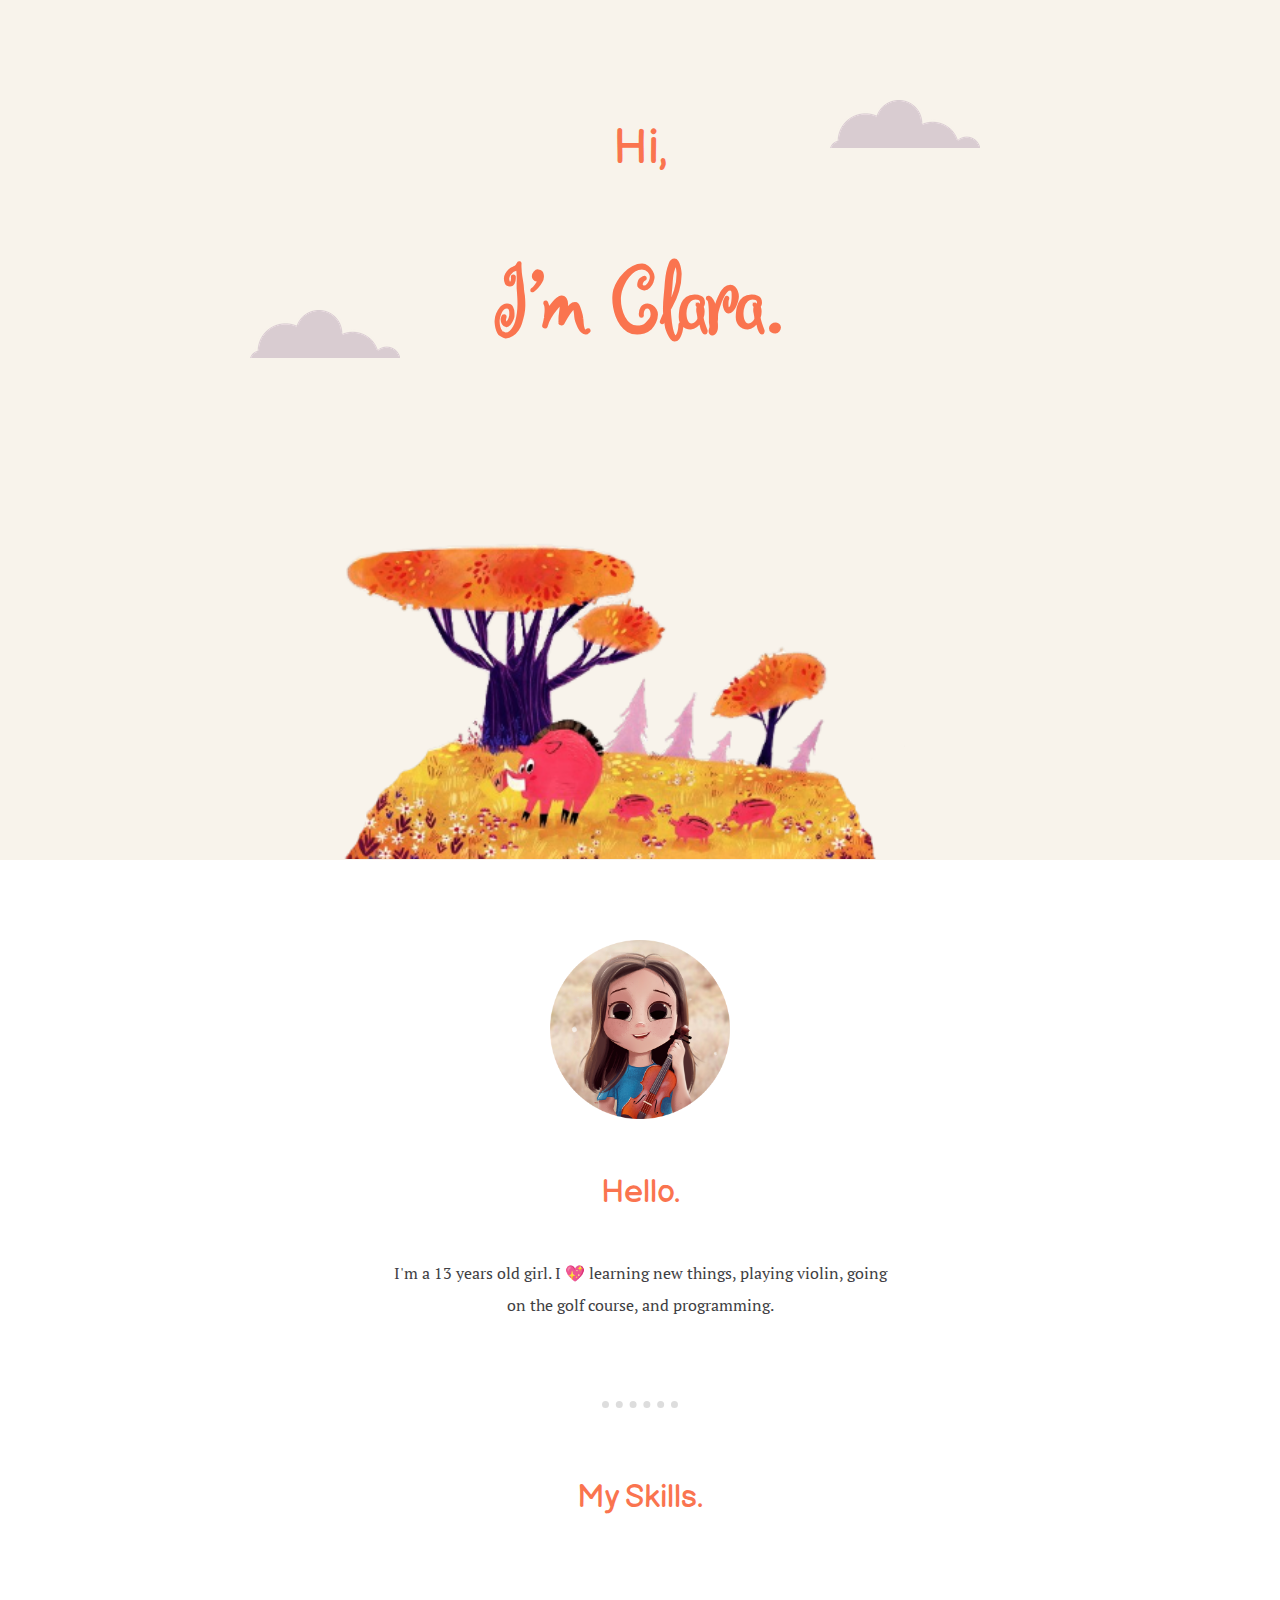
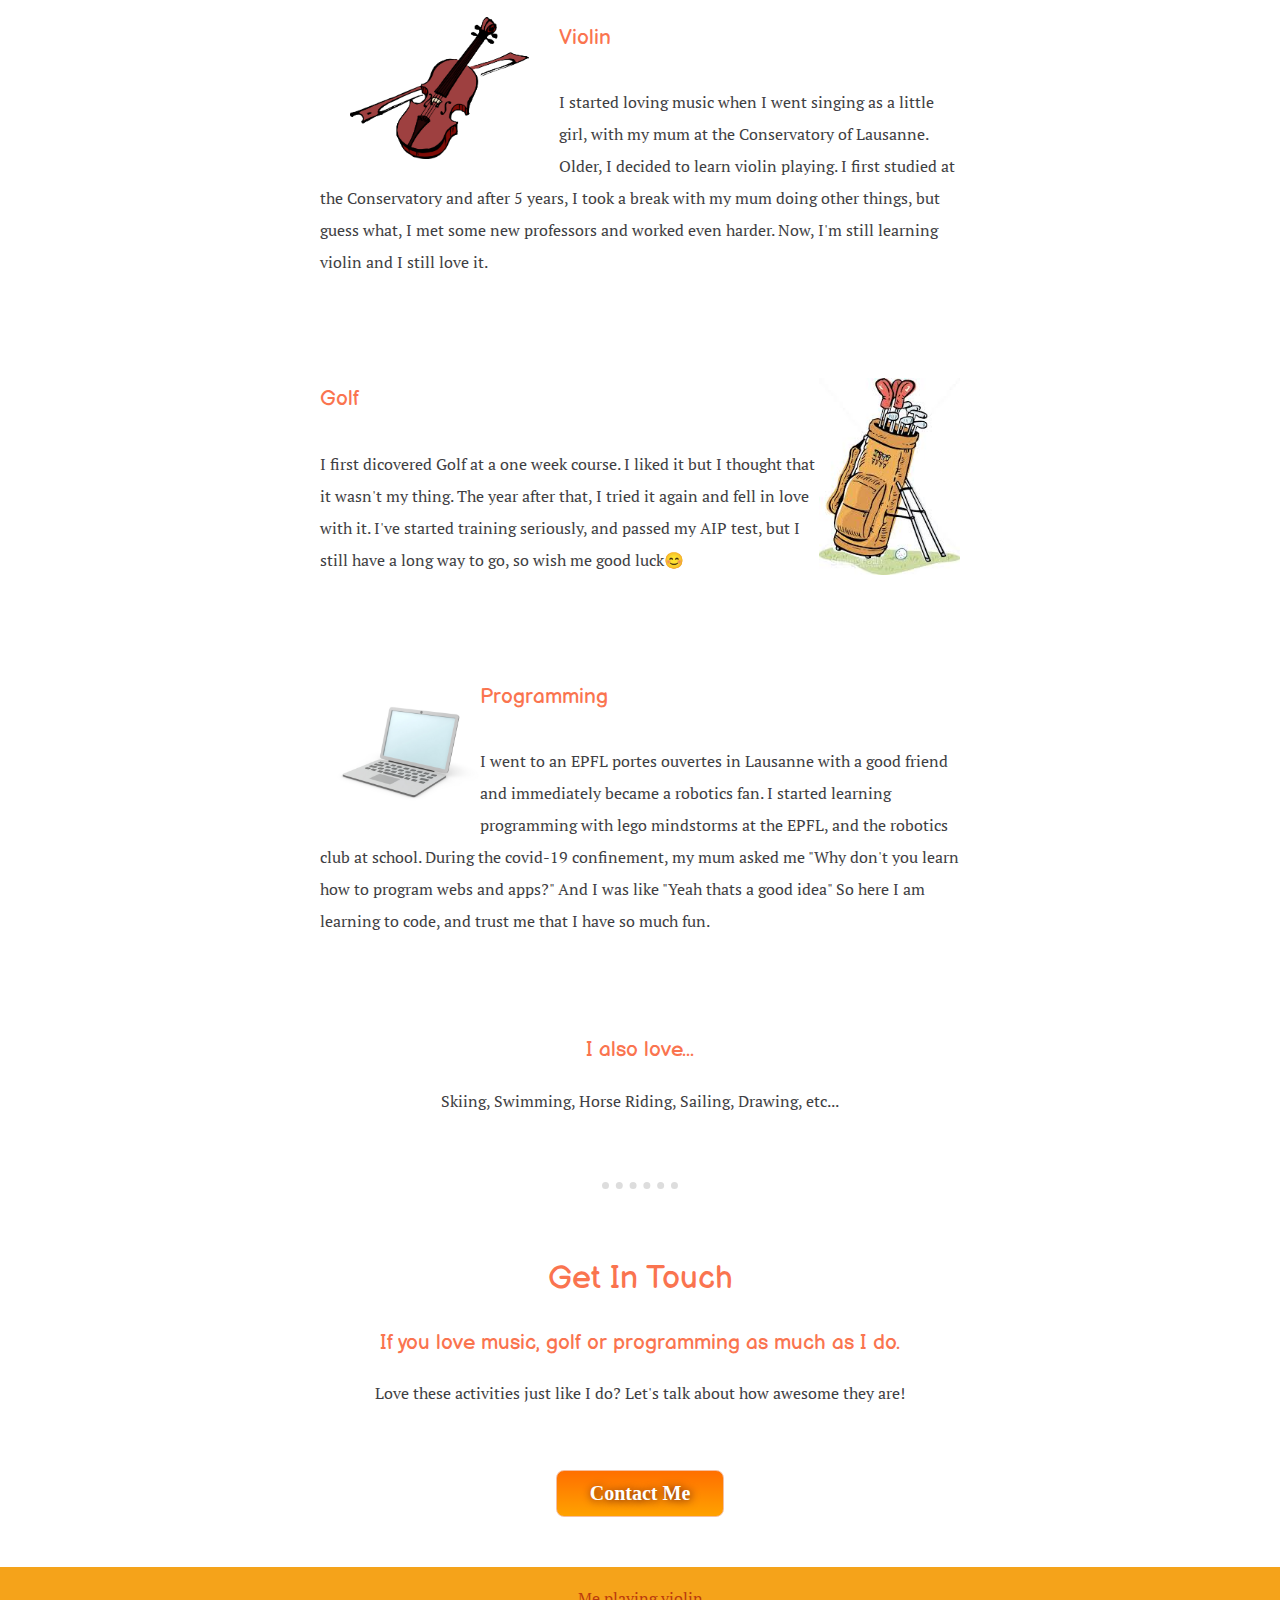
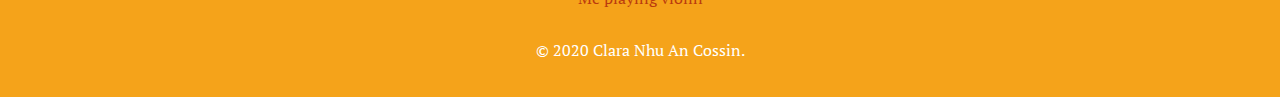
<file: index.html>
<!DOCTYPE html>
<html lang="en" dir="ltr">

<head>
  <meta charset="utf-8">
  <title>Clara Nhu An Cossin</title>
  <link rel="stylesheet" type="text/css" href="CSS/styles.css">
  <link rel="icon" href="favicon.ico">
  <link href="https://fonts.googleapis.com/css2?family=Balsamiq+Sans&family=PT+Serif&family=Ruge+Boogie&display=swap" rel="stylesheet">
</head>

<body>
  <div class="top-section">
    <img class="top-cloud" src="Images/cloud.png" alt="cloud">
    <div class="title">
      <h2>Hi,</h2>
      <h1><span class="im-clara">I'm Clara.</span></h1>
    </div>
    <img class="bottom-cloud" src="Images/cloud.png" alt="cloud">
    <img class="forest" src="Images/forest.png" alt="forest">
  </div>

  <div class="middle-section">
    <div class="profile">
      <img height="35%" width="35%"src="Images/vp.png" alt="My Profile picture">
      <h3>Hello.</h3>
      <p>I'm a 13 years old girl. I 💖 learning new things, playing violin, going on the golf course, and programming.</p>
    </div>
    <hr>
    <div class="skills">
      <h3>My Skills.</h3>
      <div class="skill-row">
        <img class="img1" src="Images/violin.png" alt="violin">
        <h4>Violin</h4>
        <p>
          I started loving music when I went singing as a little girl, with my
          mum at the Conservatory of Lausanne. Older, I decided to learn
          violin playing. I first studied at the Conservatory and after 5 years,
          I took a break with my mum doing other things, but guess what, I met some new
          professors and worked even harder. Now, I'm still learning
          violin and I still love it.
        </p>
      </div>
      <div class="skill-row">
        <img class="img2" src="Images/golf.jpg" alt="golf">
        <h4>Golf</h4>
        <p>
         I first dicovered Golf at a one week course. I liked it but I thought
         that it wasn't my thing. The year after that, I tried it again and
         fell in love with it. I've started training seriously, and passed my AIP
         test, but I still have a long way to go, so wish me good luck😊
        </p>
      </div>
      <div class="skill-row">
        <img class="img3" src="Images/computer.jpg" alt="computer" >
        <h4>Programming</h4>
        <p>
         I went to an EPFL portes ouvertes in Lausanne with a good friend and immediately
         became a robotics fan. I started learning programming with lego mindstorms
         at the EPFL, and the robotics club at school. During the covid-19 confinement,
         my mum asked me "Why don't you learn how to program webs and apps?"
         And I was like "Yeah thats a good idea" So here I am learning to code, and
         trust me that I have so much fun.
        </p>
      </div>
      <div class="skill-row-s">
        <h4>I also love...</h4>
        <p>Skiing, Swimming, Horse Riding, Sailing, Drawing, etc...</p>
      </div>
    </div>
    <hr>
    <div class="contact-me">
      <h3>Get In Touch</h3>
      <h4>If you love music, golf or programming as much as I do.</h4>
      <p>Love these activities just like I do? Let's talk about how awesome they are!</p>
      <a class="button" href="contact-me.html">Contact Me</a>
    </div>
  </div>


  <div class="bottom-section">
   <a class="footer-link" href="https://drive.google.com/file/d/1_zbTTxpHZyK24WKEGXQ1pcmgd0N1ClRC/view?usp=sharing">Me playing violin</a>
    <p class="©">© 2020 Clara Nhu An Cossin.</p>
  </div>

</body>

</html>
</file>
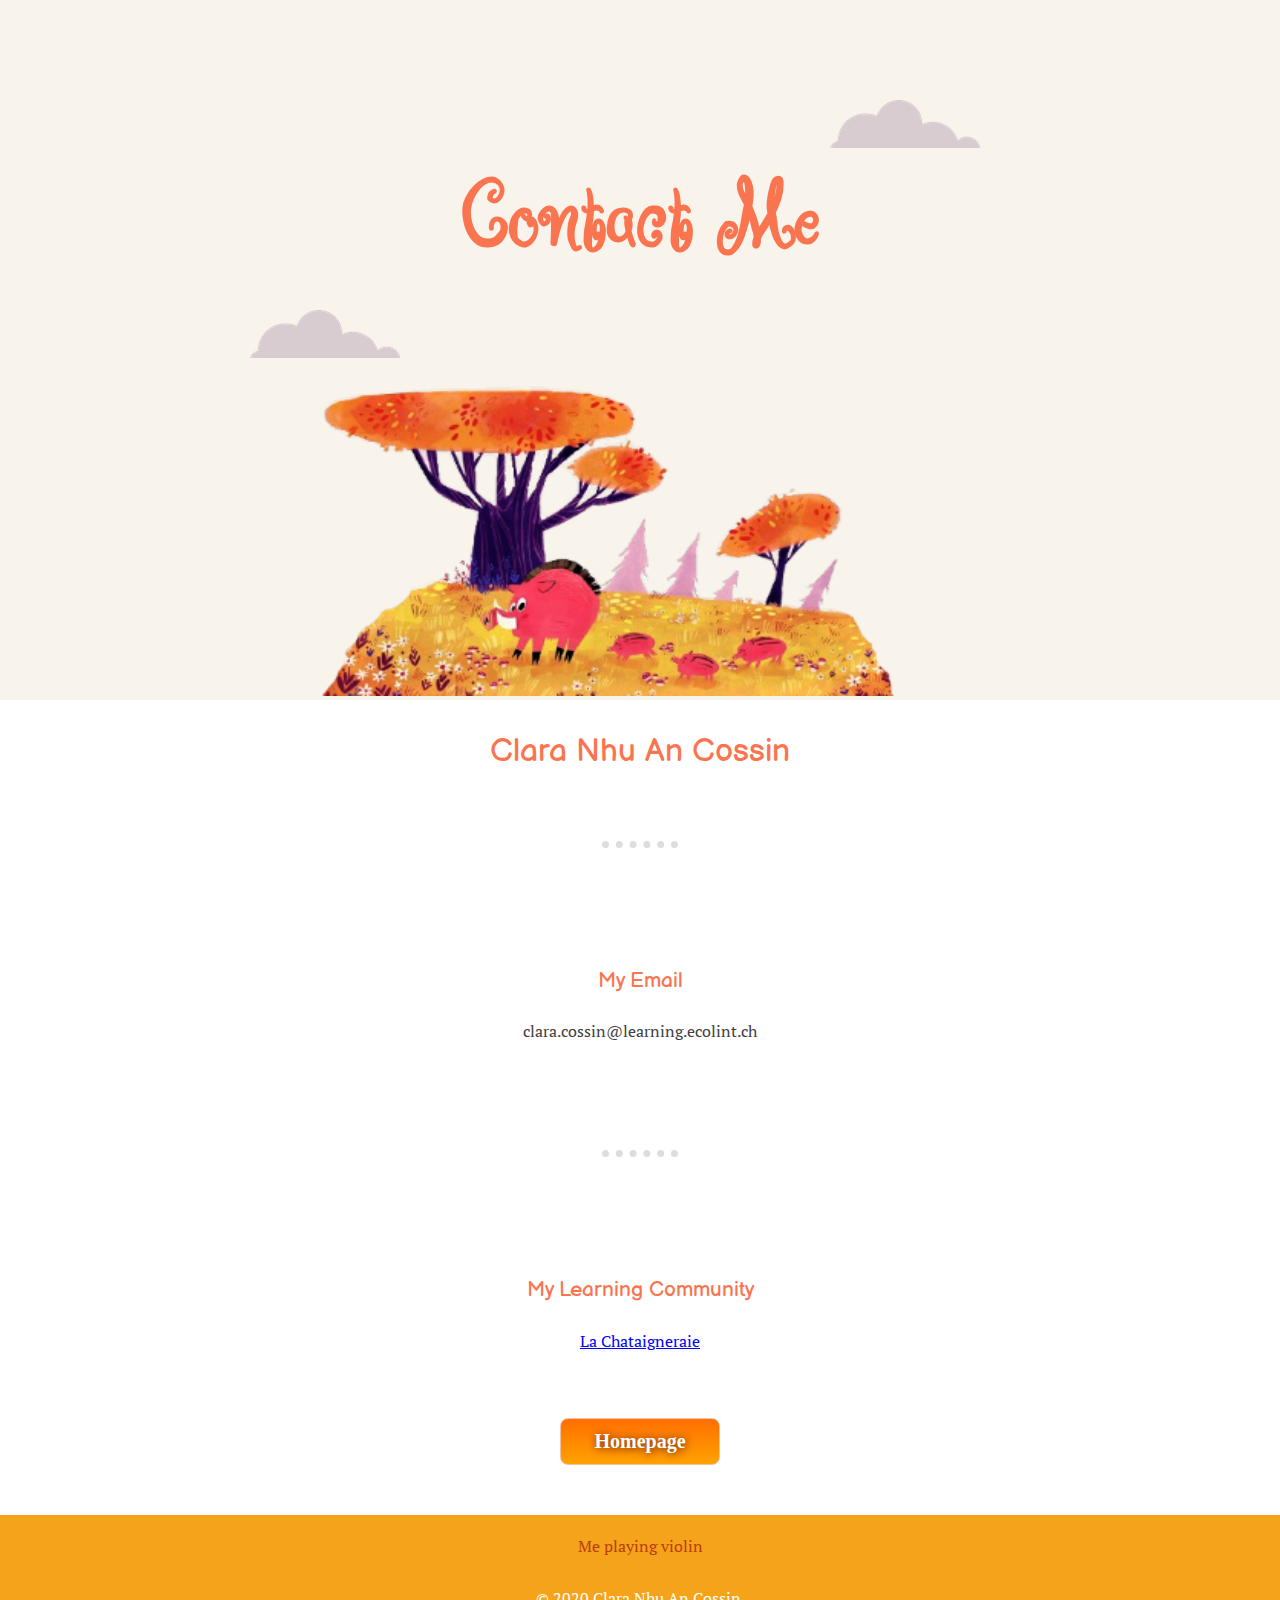
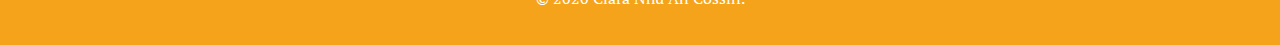
<file: contact-me.html>
<!DOCTYPE html>
<html lang="en" dir="ltr">

<head>
  <meta charset="utf-8">
  <title>Clara Nhu An Cossin</title>
  <link rel="stylesheet" type="text/css" href="CSS/styles.css">
  <link rel="icon" href="favicon.ico">
  <link href="https://fonts.googleapis.com/css2?family=Balsamiq+Sans&family=PT+Serif&family=Ruge+Boogie&display=swap" rel="stylesheet">
</head>

<body>
  <div class="contact">
    <img class="top-cloud" src="Images/cloud.png" alt="cloud">
    <span class="cm">
      <h1>Contact Me</h1>
    </span>
    <img class="bottom-cloud" src="Images/cloud.png" alt="cloud">
    <img class="cm-forest" src="Images/forest.png" alt="forest">
  </div>
  <h3>Clara Nhu An Cossin</h3>
  <hr>
  <br>
  <h4>My Email</h4>
  <p>clara.cossin@learning.ecolint.ch</p>
  <br>
  <hr>
  <br>
  <h4>My Learning Community</h4>
  <p><a class="chat" href="https://www.ecolint.ch/campus/la-chataigneraie">La Chataigneraie</a></p>
  <div class="homepage">
    <a class="button" href="index.html">Homepage</a>
  </div>
  <div class="bottom-section">
    <a class="footer-link" href="https://drive.google.com/file/d/1_zbTTxpHZyK24WKEGXQ1pcmgd0N1ClRC/view?usp=sharing">Me playing violin</a>
    <p class="©">© 2020 Clara Nhu An Cossin.</p>
  </div>
  </div>
</body>

</html>
</file>
<file: CSS/styles.css>
/************************TAG SELECTORS*********************/
a {
  color: #bb3b0e;
}

body {
  margin: 0;
  text-align: center;
  font-family: 'PT Serif', serif;
  color: #3f3f44
}

hr {
  border-color: #dddddd;
  border-width: 7px;
  border-style: dotted none none;
  margin: 70px auto 70px auto;
  width: 6%;
}

h1 {
  margin-top: 0;
  padding: 30px;
  font-family: 'Ruge Boogie', cursive;
  font-size: 6rem;
  color: #fa744f;
}

h2 {
  margin-top: 0;
  font-size: 3rem;
  font-family: 'Balsamiq Sans', cursive;
  color: #fa744f;
  font-weight: normal;
}

h3 {
  font-size: 2rem;
  font-family: 'Balsamiq Sans', cursive;
  color: #fa744f;
  font-weight: normal;
}

h4 {
  font-size: 1.3rem;
  font-family: 'Balsamiq Sans', cursive;
  color: #fa744f;
  font-weight: normal;
}

/************************CLASS SELECTORS*********************/
.bottom-cloud {
  position: absolute;
  top: 310px;
  left: 250px;
}

.bottom-section {
  background-color: #f5a31a;
  height: 130px;
  margin: 0;
}

.button {
  margin: 50px auto 50px auto;
    display: inline-block;
    text-align: center;
    vertical-align: middle;
    padding: 11px 33px;
    border: 1px solid #f5bfa1;
    border-radius: 8px;
    background: #ff6f00;
    background: -webkit-gradient(linear, left top, left bottom, from(#ff6f00), to(#ffa200));
    background: -moz-linear-gradient(top, #ff6f00, #ffa200);
    background: linear-gradient(to bottom, #ff6f00, #ffa200);
    -webkit-box-shadow: #ff6f00 0px 0px 0px 0px;
    -moz-box-shadow: #ff6f00 0px 0px 0px 0px;
    box-shadow: #ff6f00 0px 0px 0px 0px;
    text-shadow: #591717 1px 1px 8px;
    font: normal normal bold 20px trebuchet ms;
    color: #ffffff;
    text-decoration: none;
}
.button:hover,
.button:focus {
    background: #ff8500;
    background: -webkit-gradient(linear, left top, left bottom, from(#ff8500), to(#ffc200));
    background: -moz-linear-gradient(top, #ff8500, #ffc200);
    background: linear-gradient(to bottom, #ff8500, #ffc200);
    color: #ffffff;
    text-decoration: none;
}
.button:active {
    background: #994300;
    background: -webkit-gradient(linear, left top, left bottom, from(#994300), to(#ffa200));
    background: -moz-linear-gradient(top, #994300, #ffa200);
    background: linear-gradient(to bottom, #994300, #ffa200);
}


.chat {
  color: blue;
  font-family: 'PT Serif', serif;
}

.contact {
  background-color: #f8f3eb;
  height: 670px;
  margin: 0;
  padding-top: 30px;
  position: relative;
}

.cm {
  position: relative;
  top: 100px;
}

.cm-forest {
  height: 48%;
  width: 70%;
  position: relative;
  top: 100px;
}

.img1{
  height:28%;
  margin: auto 30px auto 30px;
  float: left;
  width:28%;
}

.img2{
 height:26%;
 float: right;
 width:22%;
}

.img3{
 height:30%;
 float:left;
 width:25%;
}

.middle-section {}

.profile{
  width: 40%;
  margin: 80px auto 80px auto;
  line-height: 2;
}

.skill-row {
  margin: 100px auto 100px auto;
  line-height: 2;
  text-align: left;
  width: 50%;
}

.skill-row-s{
  display: center
}

.title {
  position: relative;
  top: 90px;
  color: #fa744f
}

.top-cloud {
  position: absolute;
  right: 300px;
  top: 100px;
}

.top-section {
  background-color: #f8f3eb;
  height: 830px;
  margin: 0;
  padding-top: 30px;
  position: relative;
}

.forest {
  height: 39.5%;
  position: relative;
  top: 160px;
  width: 65%;
}

.footer-link{
  position: relative;
  top: 20px;
  text-decoration: none;
}

.©{
  color: white;
  margin: 0;
  position: relative;
  top: 50px
}
</file>
